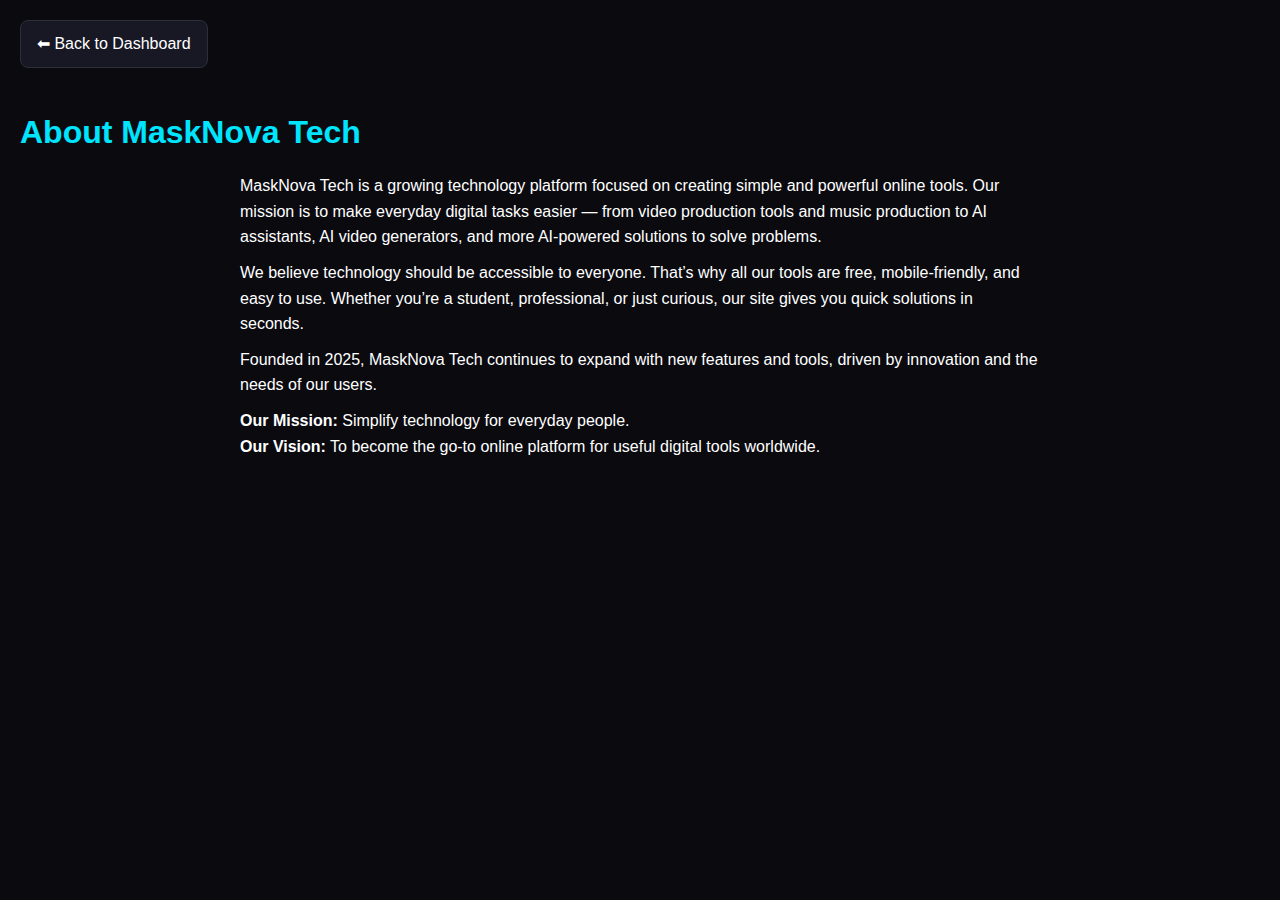
<file: about.html>
﻿<!DOCTYPE html>
<html lang="en">
<head>
<meta charset="UTF-8">
<meta name="viewport" content="width=device-width, initial-scale=1.0">
<title>About Us — MaskNova Tech</title>
<style>
  body {margin:0; font-family:sans-serif; background:#0a0a0f; color:#fff; padding:20px; line-height:1.6;}
  .back-btn {display:inline-block; margin-bottom:18px; padding:10px 16px; border-radius:8px;
    background:#181824; border:1px solid #2a2f3a; color:#fff; text-decoration:none;}
  h1 {color:#00e5ff; margin-bottom:15px;}
  p {max-width:800px; margin:10px auto;}
</style>
</head>
<body>

<a href="dashboard.html" class="back-btn">⬅ Back to Dashboard</a>
<h1>About MaskNova Tech</h1>

<p>MaskNova Tech is a growing technology platform focused on creating simple and powerful online tools. 
Our mission is to make everyday digital tasks easier — from video production tools and music production to AI assistants, AI video generators, and more AI-powered solutions to solve problems.</p>

<p>We believe technology should be accessible to everyone. That’s why all our tools are free, mobile-friendly, and easy to use. 
Whether you’re a student, professional, or just curious, our site gives you quick solutions in seconds.</p>

<p>Founded in 2025, MaskNova Tech continues to expand with new features and tools, driven by innovation and the needs of our users.</p>

<p><strong>Our Mission:</strong> Simplify technology for everyday people.<br>
<strong>Our Vision:</strong> To become the go-to online platform for useful digital tools worldwide.</p>

</body>
</html>
</file>
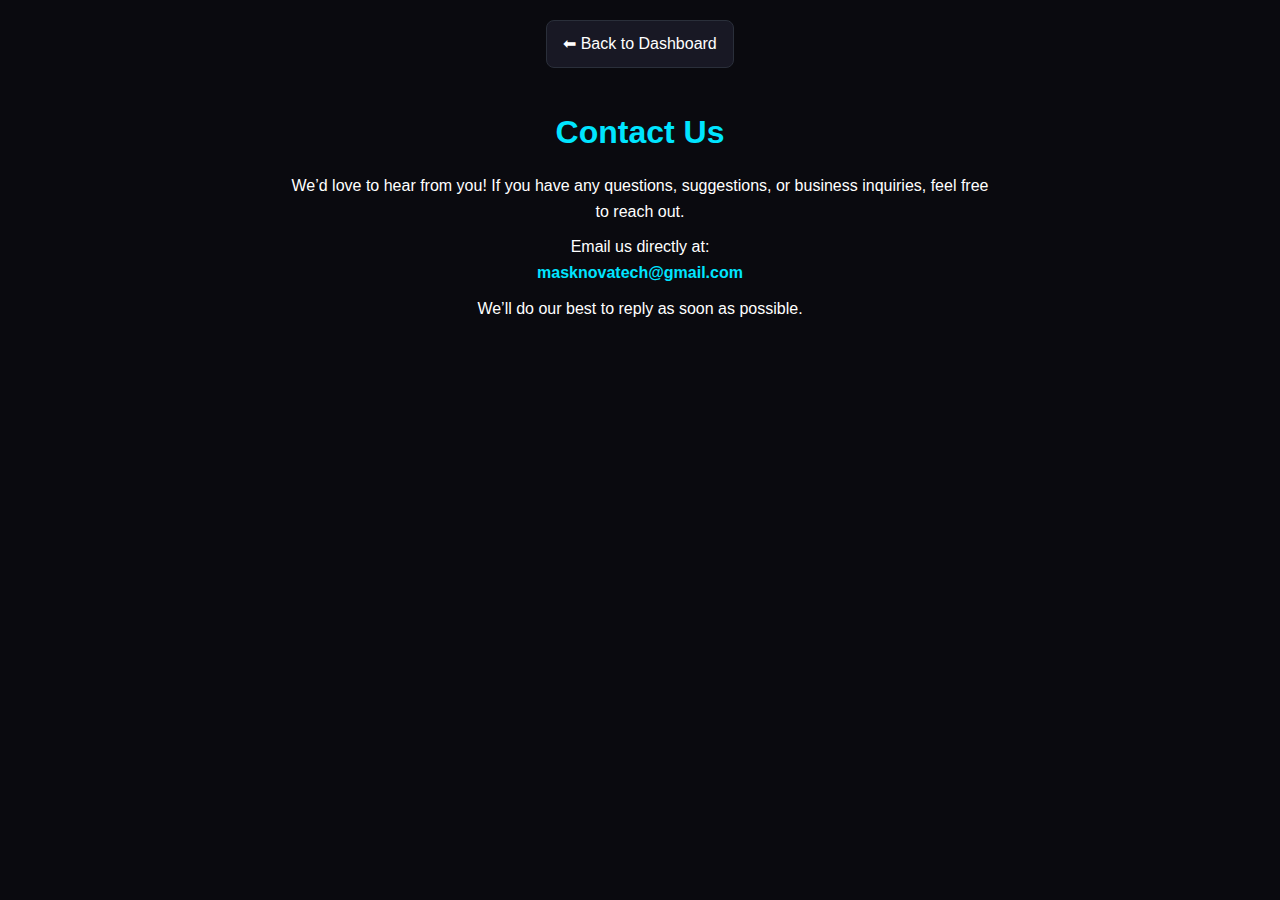
<file: contact.html>
﻿<!DOCTYPE html>
<html lang="en">
<head>
<meta charset="UTF-8">
<meta name="viewport" content="width=device-width, initial-scale=1.0">
<title>Contact Us — MaskNova Tech</title>
<style>
  body {margin:0; font-family:sans-serif; background:#0a0a0f; color:#fff; padding:20px; line-height:1.6; text-align:center;}
  .back-btn {display:inline-block; margin-bottom:18px; padding:10px 16px; border-radius:8px;
    background:#181824; border:1px solid #2a2f3a; color:#fff; text-decoration:none;}
  h1 {color:#00e5ff; margin-bottom:15px;}
  p {max-width:700px; margin:10px auto;}
  a.mail-link {color:#00e5ff; text-decoration:none; font-weight:bold;}
</style>
</head>
<body>

<a href="dashboard.html" class="back-btn">⬅ Back to Dashboard</a>
<h1>Contact Us</h1>

<p>We’d love to hear from you! If you have any questions, suggestions, or business inquiries, feel free to reach out.</p>

<p>Email us directly at:  
<br>
<a class="mail-link" href="mailto:masknovatech@gmail.com">masknovatech@gmail.com</a></p>

<p>We’ll do our best to reply as soon as possible.</p>

</body>
</html>
</file>
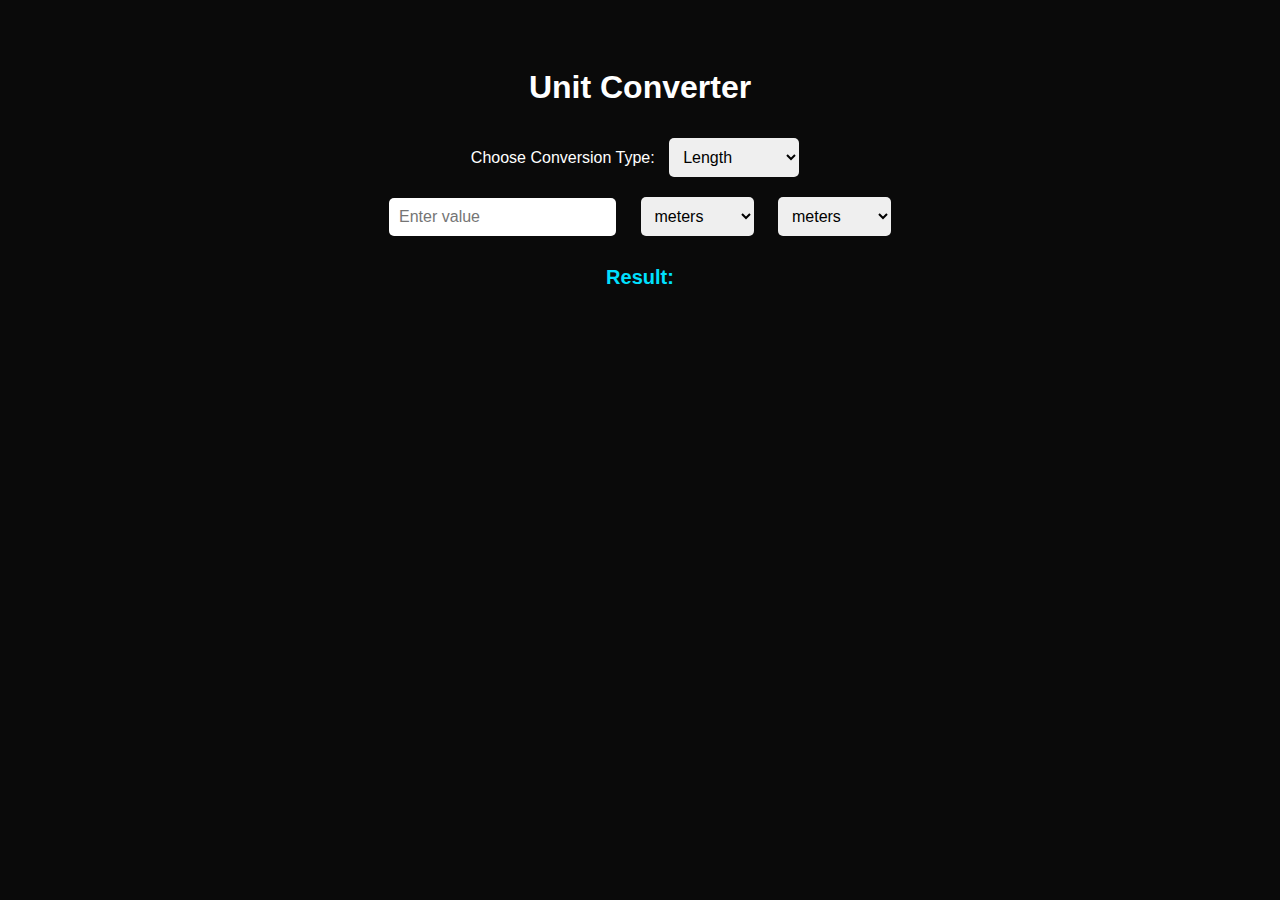
<file: converter.html>
﻿<!DOCTYPE html>
<html lang="en">
<head>
  <meta charset="UTF-8">
  <meta name="viewport" content="width=device-width, initial-scale=1.0">
  <title>Unit Converter - MaskNova Tech</title>
  <style>
    body {
      background-color: #0a0a0a;
      color: #fff;
      font-family: Arial, sans-serif;
      text-align: center;
      padding: 40px;
    }
    select, input {
      padding: 10px;
      margin: 10px;
      border-radius: 5px;
      border: none;
      font-size: 16px;
    }
    .result {
      margin-top: 20px;
      font-size: 20px;
      font-weight: bold;
      color: #00e0ff;
    }
  </style>
</head>
<body>
  <h1>Unit Converter</h1>

  <label for="type">Choose Conversion Type:</label>
  <select id="type" onchange="loadUnits()">
    <option value="length">Length</option>
    <option value="weight">Weight</option>
    <option value="temperature">Temperature</option>
  </select>

  <br>

  <input type="number" id="inputValue" placeholder="Enter value">

  <select id="fromUnit"></select>
  <select id="toUnit"></select>

  <div class="result" id="result">Result: </div>

  <script>
    const units = {
      length: ["meters", "kilometers", "miles", "feet"],
      weight: ["grams", "kilograms", "pounds"],
      temperature: ["celsius", "fahrenheit", "kelvin"]
    };

    function loadUnits() {
      let type = document.getElementById("type").value;
      let from = document.getElementById("fromUnit");
      let to = document.getElementById("toUnit");

      from.innerHTML = "";
      to.innerHTML = "";

      units[type].forEach(u => {
        from.innerHTML += `<option value="${u}">${u}</option>`;
        to.innerHTML += `<option value="${u}">${u}</option>`;
      });
    }

    function convert() {
      let type = document.getElementById("type").value;
      let value = parseFloat(document.getElementById("inputValue").value);
      let from = document.getElementById("fromUnit").value;
      let to = document.getElementById("toUnit").value;
      let result = value;

      if (isNaN(value)) {
        document.getElementById("result").innerText = "Result: ";
        return;
      }

      // Length
      if (type === "length") {
        const factors = { meters: 1, kilometers: 1000, miles: 1609.34, feet: 0.3048 };
        result = value * factors[from] / factors[to];
      }

      // Weight
      if (type === "weight") {
        const factors = { grams: 1, kilograms: 1000, pounds: 453.592 };
        result = value * factors[from] / factors[to];
      }

      // Temperature
      if (type === "temperature") {
        if (from === "celsius") {
          if (to === "fahrenheit") result = (value * 9/5) + 32;
          if (to === "kelvin") result = value + 273.15;
        }
        if (from === "fahrenheit") {
          if (to === "celsius") result = (value - 32) * 5/9;
          if (to === "kelvin") result = ((value - 32) * 5/9) + 273.15;
        }
        if (from === "kelvin") {
          if (to === "celsius") result = value - 273.15;
          if (to === "fahrenheit") result = ((value - 273.15) * 9/5) + 32;
        }
      }

      document.getElementById("result").innerText = "Result: " + result.toFixed(2) + " " + to;
    }

    document.getElementById("inputValue").addEventListener("input", convert);
    document.getElementById("fromUnit").addEventListener("change", convert);
    document.getElementById("toUnit").addEventListener("change", convert);

    // Load default
    loadUnits();
  </script>
</body>
</html>
</file>
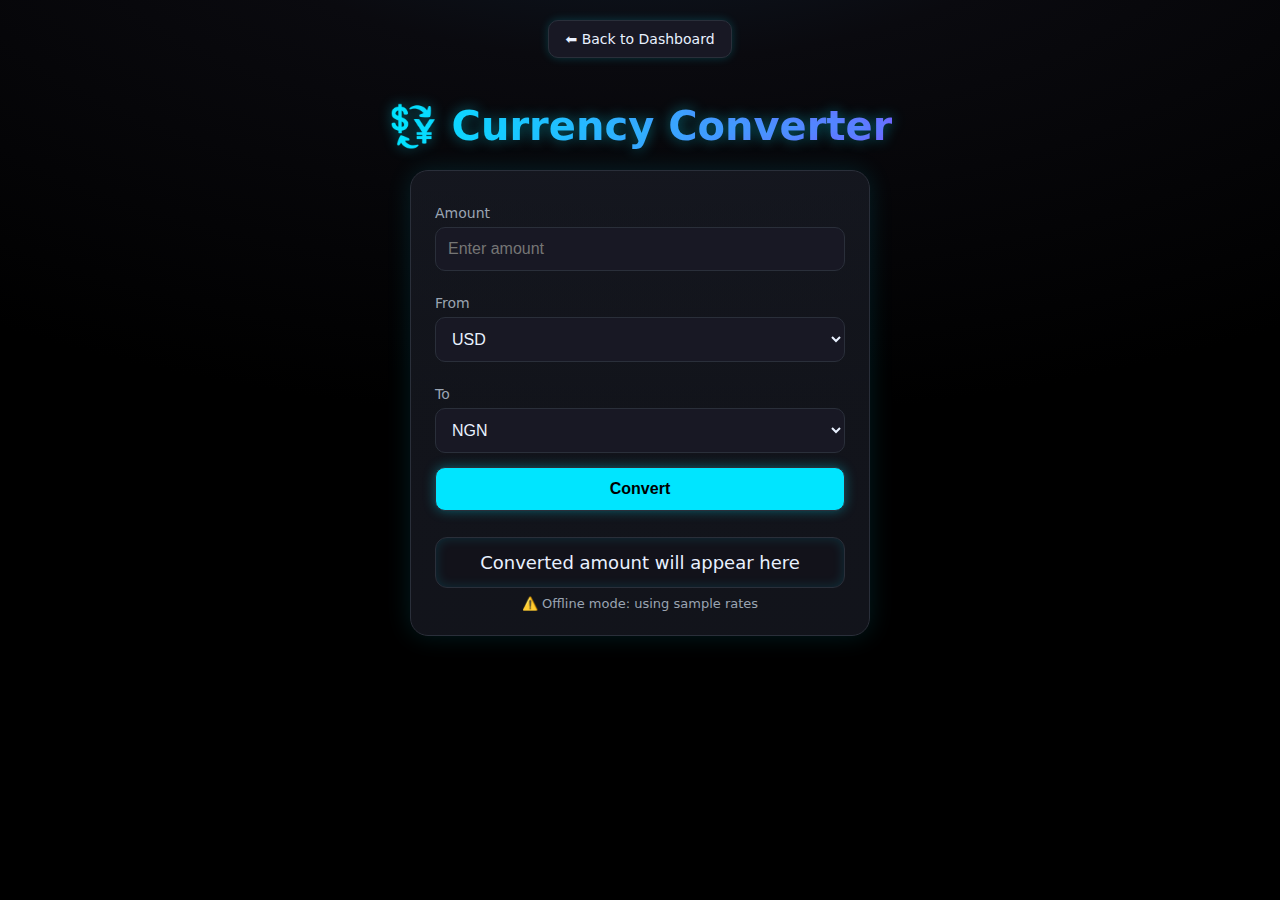
<file: currency.html>
﻿<!DOCTYPE html>
<html lang="en">
<head>
<meta charset="utf-8">
<meta name="viewport" content="width=device-width,initial-scale=1">
<title>Currency Converter — MaskNova Tech</title>
<style>
  :root{
    --bg:#0a0a0f;
    --card:#12121a;
    --card2:#181824;
    --text:#e9f1ff;
    --muted:#9aa4b2;
    --border:#2a2f3a;
    --accent:#00e5ff;
  }
  *{box-sizing:border-box}
  body{
    margin:0; font-family:system-ui,Segoe UI,Roboto,Ubuntu,Arial;
    background:radial-gradient(1200px 600px at 50% -20%, #102030 0%, #0a0a0f 40%, #000 100%);
    color:var(--text); min-height:100vh; padding:20px;
    display:flex; flex-direction:column; align-items:center;
  }
  .back-btn {
    display:inline-block;
    margin-bottom:18px;
    padding:10px 16px;
    border-radius:10px;
    background:var(--card2);
    border:1px solid var(--border);
    color:var(--text);
    font-size:14px;
    text-decoration:none;
    transition:.2s;
    box-shadow:0 0 10px rgba(0,229,255,.2);
  }
  .back-btn:hover {
    background:var(--accent);
    color:#000;
    box-shadow:0 0 18px rgba(0,229,255,.5);
  }
  h1{
    font-size: clamp(28px, 5vw, 40px);
    font-weight:800; margin-bottom:20px;
    background:linear-gradient(90deg,#00e5ff,#7a5cff);
    -webkit-background-clip:text; background-clip:text; color:transparent;
    text-align:center; text-shadow:0 0 14px rgba(0,229,255,.4);
  }
  .card{
    background:linear-gradient(180deg, rgba(32,36,48,.55), rgba(20,22,30,.9));
    border:1px solid var(--border); border-radius:18px;
    padding:24px; max-width:460px; width:100%;
    box-shadow:0 0 24px rgba(0,229,255,.12);
  }
  label{font-size:14px; color:var(--muted); display:block; margin:10px 0 6px;}
  input,select,button{
    width:100%; padding:12px; border-radius:10px; border:1px solid var(--border);
    background:var(--card2); color:var(--text); font-size:16px;
    margin-bottom:14px; outline:none;
  }
  button{
    background:var(--accent); color:#000; font-weight:600; cursor:pointer;
    box-shadow:0 0 12px rgba(0,229,255,.35); transition:.2s;
  }
  button:hover{transform:translateY(-2px); box-shadow:0 0 20px rgba(0,229,255,.55);}
  .result{
    margin-top:12px; padding:14px; border-radius:12px; background:var(--card);
    border:1px solid var(--border); font-size:18px; text-align:center;
    box-shadow:inset 0 0 12px rgba(0,229,255,.15);
  }
  .status{text-align:center; font-size:13px; color:var(--muted); margin-top:8px;}
</style>
</head>
<body>

<a href="../dashboard.html" class="back-btn">⬅ Back to Dashboard</a>

<h1>💱 Currency Converter</h1>
<div class="card">
  <label for="amount">Amount</label>
  <input type="number" id="amount" placeholder="Enter amount" />

  <label for="from">From</label>
  <select id="from"></select>

  <label for="to">To</label>
  <select id="to"></select>

  <button id="convert">Convert</button>
  <div class="result" id="result">Converted amount will appear here</div>
  <div class="status" id="status">Checking rates…</div>
</div>

<script>
  const fromSel = document.getElementById("from");
  const toSel = document.getElementById("to");
  const resultBox = document.getElementById("result");
  const statusBox = document.getElementById("status");
  let rates = {};

  // offline fallback
  const offlineRates = {
    USD:1, EUR:0.92, GBP:0.78, NGN:1600, BTC:0.000016, ETH:0.00025
  };

  // Populate dropdowns
  function populate(codes){
    fromSel.innerHTML=""; toSel.innerHTML="";
    codes.forEach(c=>{
      let opt1=document.createElement("option");
      let opt2=document.createElement("option");
      opt1.value=opt2.value=c;
      opt1.textContent=opt2.textContent=c;
      fromSel.appendChild(opt1);
      toSel.appendChild(opt2);
    });
    fromSel.value="USD"; toSel.value="NGN";
  }

  async function fetchRates(){
    try{
      // 1. Fiat rates
      const resFiat = await fetch("https://api.exchangerate.host/latest?base=USD");
      const dataFiat = await resFiat.json();
      rates = { USD:1, ...dataFiat.rates };

      // 2. Crypto rates (top coins)
      const resCrypto = await fetch("https://api.coingecko.com/api/v3/coins/markets?vs_currency=usd&per_page=50&page=1");
      const dataCrypto = await resCrypto.json();

      dataCrypto.forEach(c=>{
        rates[c.symbol.toUpperCase()] = 1 / c.current_price; // 1 USD = X coin
      });

      const allCodes = Object.keys(rates).sort();
      populate(allCodes);
      statusBox.textContent="✅ Live fiat + crypto rates loaded";
    }catch(e){
      rates = offlineRates;
      populate(Object.keys(rates).sort());
      statusBox.textContent="⚠️ Offline mode: using sample rates";
    }
  }

  document.getElementById("convert").addEventListener("click", ()=>{
    const amt=parseFloat(document.getElementById("amount").value);
    const from=fromSel.value, to=toSel.value;
    if(isNaN(amt)){ resultBox.textContent="Enter a valid amount"; return; }
    if(!rates[from] || !rates[to]){ resultBox.textContent="Currency not available"; return; }

    let usdValue = amt / rates[from];  // Convert to USD first
    let converted = usdValue * rates[to];
    resultBox.textContent = `${amt} ${from} = ${converted.toFixed(6)} ${to}`;
  });

  fetchRates();
</script>

</body>
</html>
</file>
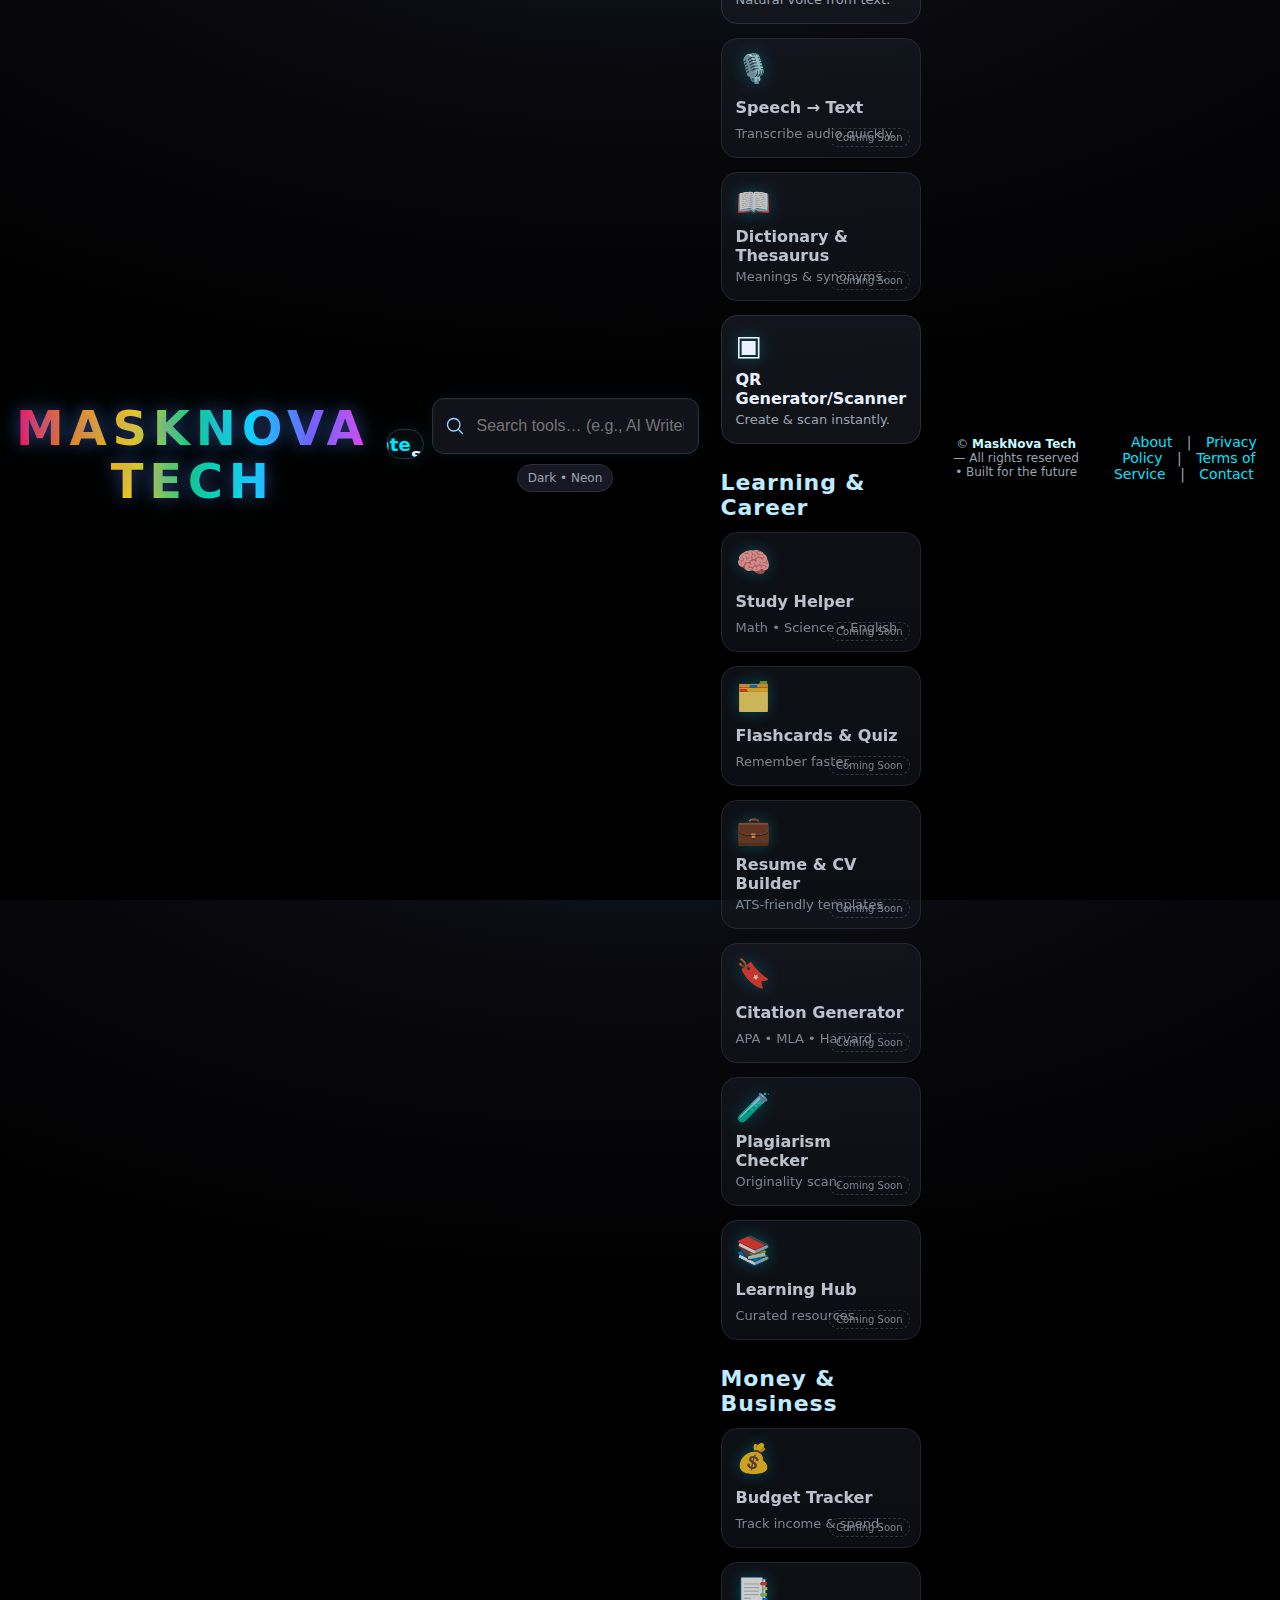
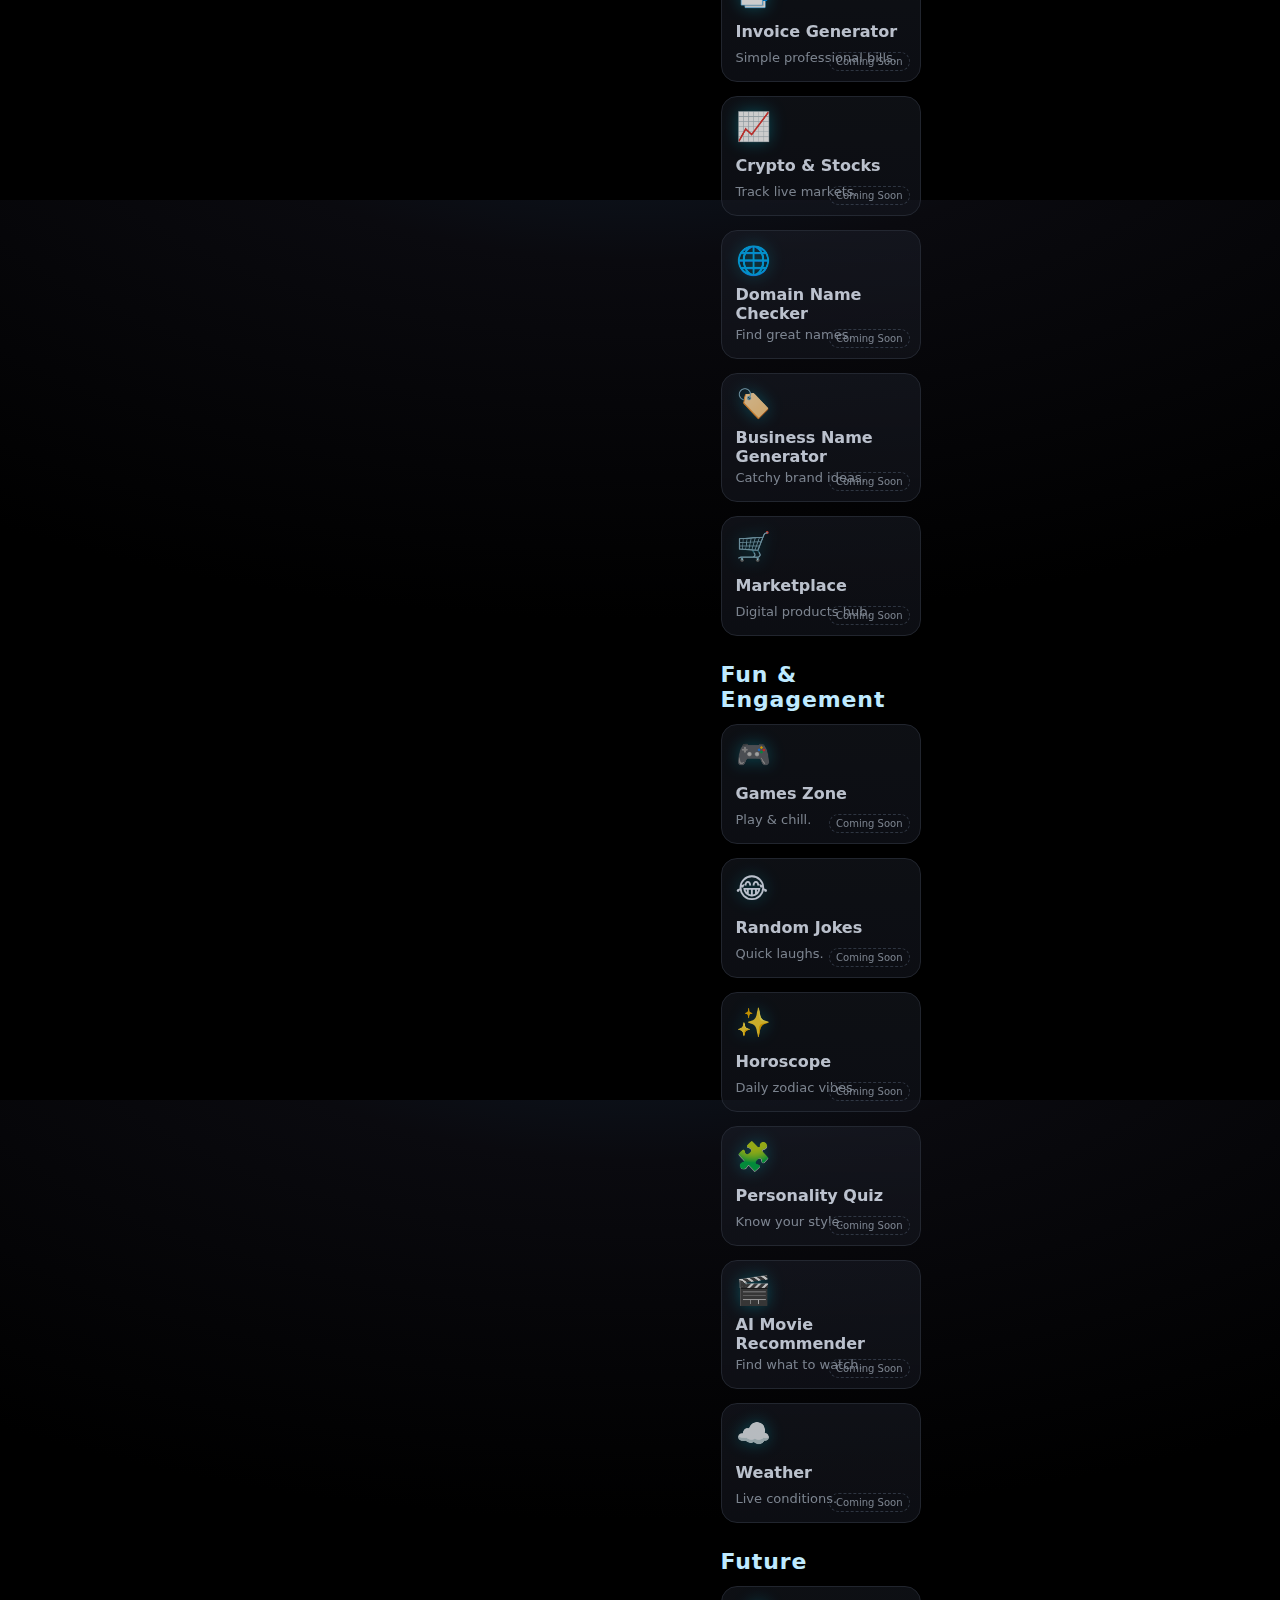
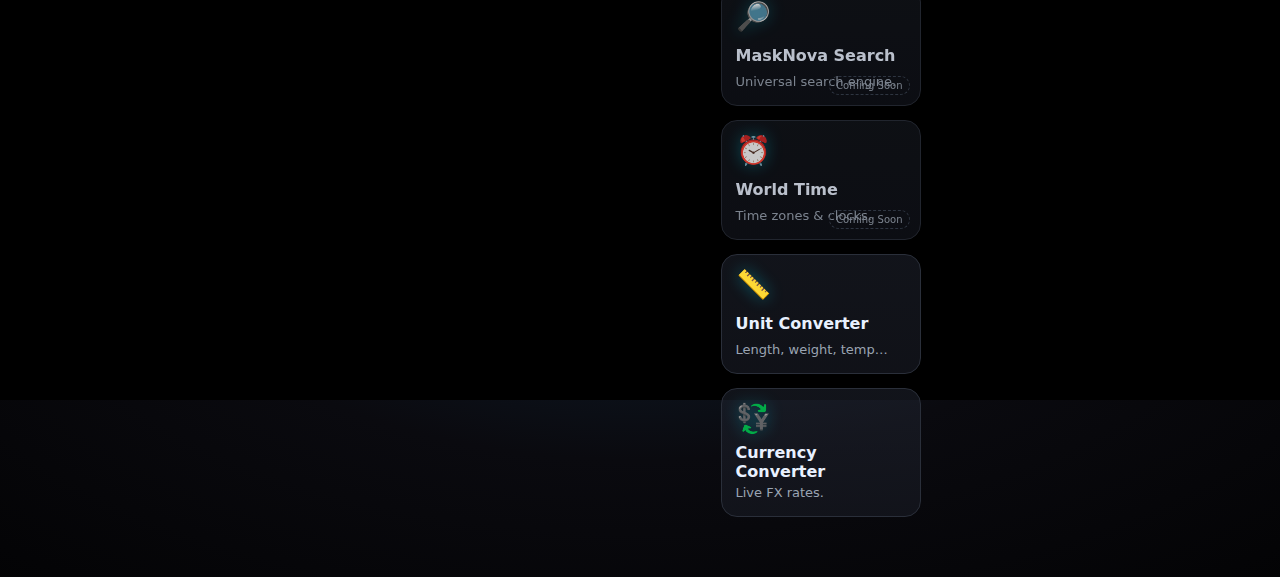
<file: dashboard.html>
﻿<!DOCTYPE html>
<html lang="en">
<head>
<!DOCTYPE html>
<html lang="en">
<head>
  <meta charset="UTF-8">
  <meta name="viewport" content="width=device-width, initial-scale=1.0">

  <title>MaskNova Tech — Free AI Tools, Video & Music Production</title>
  <meta name="description" content="MaskNova Tech provides free online tools including AI assistants, video production tools, music tools, QR generators, converters, and more AI solutions.">
  <meta name="keywords" content="MaskNova Tech, free tools, AI tools, video production, music production, QR generator, QR scanner, unit converter, currency converter, online utilities, tech tools">
  <meta name="author" content="MaskNova Tech">
  <meta name="robots" content="index, follow">

  <!-- Open Graph (Facebook/WhatsApp/LinkedIn) -->
  <meta property="og:title" content="MaskNova Tech — Free AI & Online Tools">
  <meta property="og:description" content="Explore free AI tools, video production, music production, QR code utilities, and more at MaskNova Tech.">
  <meta property="og:type" content="website">
  <meta property="og:url" content="https://yourdomain.com/">
  <meta property="og:image" content="https://yourdomain.com/logo.png">

  <!-- Twitter Card -->
  <meta name="twitter:card" content="summary_large_image">
  <meta name="twitter:title" content="MaskNova Tech — Free AI & Online Tools">
  <meta name="twitter:description" content="Explore AI assistants, video tools, music production, QR utilities, and more at MaskNova Tech.">
  <meta name="twitter:image" content="https://yourdomain.com/logo.png">

  <link rel="icon" type="image/png" href="logo.png">
  <link rel="stylesheet" href="style.css"> <!-- keep your styles -->
</head>
<title>MaskNova Tech — Dashboard</title>
<meta name="theme-color" content="#0a0a0a" />
<style>
  :root{
    --bg:#0a0a0f;
    --card:#12121a;
    --card2:#181824;
    --text:#e9f1ff;
    --muted:#9aa4b2;
    --glow:rgba(0,255,255,.45);
    --border:#2a2f3a;
    --accent:#00e5ff;
  }
  *{box-sizing:border-box}
  html,body{height:100%}
  body{
    margin:0;
    font-family:system-ui,-apple-system,Segoe UI,Roboto,Ubuntu,"Helvetica Neue",Arial;
    background:radial-gradient(1200px 600px at 50% -20%, #102030 0%, #0a0a0f 40%, #000 100%);
    color:var(--text);
  }

  /* Header: rainbow glow MASKNOVA TECH */
  header{
    position:sticky; top:0; z-index:20;
    background:linear-gradient(180deg, rgba(0,0,0,.7), rgba(0,0,0,0));
    backdrop-filter:blur(6px);
    padding:18px 16px 8px;
  }
  .brand{
    margin:0;
    font-size: clamp(28px, 5vw, 48px);
    font-weight:800;
    letter-spacing:.12em;
    line-height:1.1;
    background:linear-gradient(90deg, #ff004c, #ff8a00, #ffd500, #00d97e, #00e5ff, #7a5cff, #ff3ee6);
    -webkit-background-clip:text;
    background-clip:text;
    color:transparent;
    text-shadow:0 0 16px rgba(122,92,255,.35), 0 0 28px rgba(0,229,255,.25);
    animation:brandGlow 2.6s ease-in-out infinite alternate;
    text-align:center;
  }
  @keyframes brandGlow{
    from { filter: drop-shadow(0 0 6px rgba(0,229,255,.35)) drop-shadow(0 0 14px rgba(255,62,230,.2)); }
    to   { filter: drop-shadow(0 0 18px rgba(0,229,255,.55)) drop-shadow(0 0 32px rgba(255,62,230,.35)); }
  }

  /* Motivation ticker */
  .motivation{
    max-width: 980px;
    margin: 10px auto 22px;
    padding: 14px 18px;
    border:1px solid var(--border);
    border-radius:16px;
    background: linear-gradient(180deg, rgba(255,255,255,.04), rgba(255,255,255,.02));
    box-shadow: 0 0 18px rgba(0, 229, 255, .12), inset 0 0 0 1px rgba(255,255,255,.02);
    position: relative;
    overflow: hidden;
  }
  .mot-line{
    position:absolute; inset:0;
    display:flex; align-items:center; justify-content:center;
    opacity:0; transform: translateY(8px) scale(.98);
    transition: opacity .8s ease, transform .8s ease;
    padding: 14px 10px;
    font-size: clamp(14px, 2.6vw, 18px);
    font-weight:600;
    color: var(--text);
    text-align:center;
    text-shadow: 0 0 10px rgba(0,229,255,.25);
  }
  .mot-line.active{opacity:1; transform: translateY(0) scale(1)}
  .mot-accent{color:var(--accent)}
  .mot-emoji{filter: drop-shadow(0 0 8px rgba(0,229,255,.35));}

  /* Search */
  .toolbar{
    max-width: 980px; margin: 0 auto 10px; padding: 0 8px;
    display:flex; gap:10px; align-items:center; justify-content:center; flex-wrap:wrap;
  }
  .search{
    flex:1 1 520px; display:flex; align-items:center; gap:10px;
    background: var(--card); border:1px solid var(--border); border-radius:12px; padding:10px 12px;
    box-shadow: inset 0 0 0 1px rgba(255,255,255,.02), 0 0 14px rgba(0,229,255,.08);
  }
  .search input{
    flex:1; background:transparent; border:0; outline:0; color:var(--text);
    font-size:16px; padding:8px 2px;
  }
  .pill{
    font-size:12px; color:var(--muted); border:1px solid var(--border);
    padding:6px 10px; border-radius:999px; background:var(--card2)
  }

  /* Grid */
  main{max-width:1200px; margin:0 auto; padding: 8px 14px 60px;}
  .section{
    margin-top: 26px;
  }
  .section h2{
    margin: 0 0 12px;
    font-size: clamp(18px, 2.5vw, 22px);
    font-weight:800; letter-spacing:.04em;
    color:#bfeaff;
  }
  .grid{
    display:grid;
    grid-template-columns: repeat(auto-fill, minmax(200px,1fr));
    gap:14px;
  }
  .card{
    position:relative;
    background: linear-gradient(180deg, rgba(32,36,48,.55), rgba(20,22,30,.8));
    border:1px solid var(--border);
    border-radius:16px;
    padding:16px 14px;
    min-height:120px;
    display:flex; flex-direction:column; justify-content:space-between;
    box-shadow: 0 0 0 0 rgba(0,229,255,.0);
    transition: transform .18s ease, box-shadow .18s ease, border-color .18s ease;
    text-decoration:none; color:var(--text);
  }
  .card:hover{
    transform: translateY(-4px);
    border-color: rgba(0,229,255,.55);
    box-shadow: 0 0 24px rgba(0,229,255,.25);
  }
  .card .icon{font-size:28px; line-height:1; filter: drop-shadow(0 0 8px rgba(0,229,255,.35));}
  .card h3{margin:10px 0 4px; font-size:16px}
  .card p{margin:0; font-size:13px; color:var(--muted)}
  .badge{
    position:absolute; top:10px; right:10px;
    font-size:10px; padding:4px 8px; border-radius:999px;
    background: rgba(0,229,255,.12); color:#bff7ff; border:1px solid rgba(0,229,255,.35);
  }
  .soon{opacity:.8}
  .soon::after{
    content:"Coming Soon";
    position:absolute; bottom:10px; right:10px;
    font-size:10px; color:#9aa4b2; border:1px dashed #3a4352; border-radius:999px; padding:3px 6px;
  }

  footer{
    max-width:1200px; margin:40px auto 24px; padding: 0 14px;
    color:#9aa4b2; text-align:center; font-size:12px;
  }
  footer b{color:#c7f6ff}
</style>
</head>
<body>

<header>
  <h1 class="brand">MASKNOVA TECH</h1>
</header>

<!-- Motivation ticker (auto-switch) -->
<div class="motivation" id="motivation">
  <div class="mot-line active">🚀 <span class="mot-accent">Create</span> every day. Small steps → big results.</div>
  <div class="mot-line">⚡ Consistency beats talent when talent doesn’t <span class="mot-accent">show up</span>.</div>
  <div class="mot-line">💡 Build tools that people <span class="mot-accent">use</span> — the rest follows.</div>
  <div class="mot-line">🌍 The internet rewards those who <span class="mot-accent">ship</span>.</div>
  <div class="mot-line">🔥 Make it useful. Make it fast. Make it <span class="mot-accent">MaskNova</span>.</div>
</div>

<!-- Search/filter bar -->
<div class="toolbar">
  <div class="search">
    <svg width="20" height="20" viewBox="0 0 24 24" fill="none" aria-hidden="true"><path d="M21 21l-4.2-4.2M10.5 18a7.5 7.5 0 1 1 0-15 7.5 7.5 0 0 1 0 15Z" stroke="#8fd8ff" stroke-width="1.6" stroke-linecap="round"/></svg>
    <input id="toolSearch" type="text" placeholder="Search tools… (e.g., AI Writer, PDF, Translator)" />
  </div>
  <div class="pill">Dark • Neon</div>
</div>

<main>

  <!-- Core AI -->
  <section class="section">
    <h2>Core AI</h2>
    <div class="grid" id="grid-core-ai">
      <a href="moviecreator.html" style="color:#00e5ff; text-decoration:none;">🎬 MaskNova Studio — Movie Creator</a>
      <a href="tools/ai-chat.html" class="card soon" data-tags="ai,chat,assistant,mask ai"><div class="icon">🤖</div><h3>Mask AI Assistant</h3><p>Ask anything. Smart, fast answers.</p></a>
      <a href="tools/ai-writer.html" class="card soon" data-tags="ai,writer,blog,caption,content"><div class="icon">📝</div><h3>AI Writer</h3><p>Blogs, captions, emails, scripts.</p></a>
      <a href="tools/ai-image.html" class="card soon" data-tags="ai,image,generator,art,logo"><div class="icon">🎨</div><h3>AI Image Generator</h3><p>Create images from text.</p></a>
      <a href="tools/ai-video.html" class="card soon" data-tags="ai,video,generator,clips,ads"><div class="icon">🎥</div><h3>AI Video Generator</h3><p>Short clips, intros, ads.</p></a>
      <a href="tools/ai-music.html" class="card soon" data-tags="ai,music,beat,composer,tts"><div class="icon">🎵</div><h3>AI Music Composer</h3><p>Generate beats & loops.</p></a>
      <a href="tools/ai-doc-helper.html" class="card soon" data-tags="ai,document,summary,translate,proofread,pdf"><div class="icon">📄</div><h3>AI Document Helper</h3><p>Summarize • Translate • Fix.</p></a>
      <a href="tools/ai-logo-banner.html" class="card soon" data-tags="ai,logo,banner,design,brand"><div class="icon">🧑‍🎨</div><h3>AI Logo & Banner</h3><p>Brand visuals in seconds.</p></a>
      <a href="tools/ai-code-helper.html" class="card soon" data-tags="ai,code,debug,explain"><div class="icon">💻</div><h3>AI Code Helper</h3><p>Explain, fix, and generate code.</p></a>
    </div>
  </section>

  <!-- Media & Creation -->
  <section class="section">
    <h2>Media & Creation</h2>
    <div class="grid">
      <a href="tools/media-hub.html" class="card soon" data-tags="music,video,player,download"><div class="icon">📺</div><h3>Media Hub</h3><p>Music & video center.</p></a>
      <a href="tools/image-editor.html" class="card soon" data-tags="image,edit,crop,resize,filters"><div class="icon">🖼️</div><h3>Online Image Editor</h3><p>Crop, resize, filters.</p></a>
      <a href="tools/background-remover.html" class="card soon" data-tags="image,remove background,cutout"><div class="icon">🪄</div><h3>Background Remover</h3><p>AI cut-out in 1 click.</p></a>
      <a href="tools/meme-generator.html" class="card soon" data-tags="meme,fun,image,text"><div class="icon">😄</div><h3>Meme Generator</h3><p>Make memes fast.</p></a>
      <a href="tools/video-captioner.html" class="card soon" data-tags="video,caption,subtitles"><div class="icon">🔤</div><h3>Video Caption Generator</h3><p>Auto subtitles for clips.</p></a>
      <a href="tools/logo-maker.html" class="card soon" data-tags="logo,brand,design"><div class="icon">🔰</div><h3>Logo Maker</h3><p>Simple logo builder.</p></a>
    </div>
  </section>

  <!-- Productivity & Docs -->
  <section class="section">
    <h2>Productivity & Docs</h2>
    <div class="grid">
      <a href="tools/pdf-tools.html" class="card soon" data-tags="pdf,merge,split,compress,convert"><div class="icon">📚</div><h3>PDF Tools</h3><p>Merge • Split • Compress</p></a>
      <a href="tools/file-converter.html" class="card soon" data-tags="file,convert,image,audio,video,doc"><div class="icon">♻️</div><h3>File Converter</h3><p>Images • Audio • Video • Docs</p></a>
      <a href="tools/translator.html" class="card soon" data-tags="translate,language,multilingual"><div class="icon">🌐</div><h3>Translator</h3><p>Instant multi-language.</p></a>
      <a href="tools/notes.html" class="card soon" data-tags="notes,todo,tasks,planner"><div class="icon">📝</div><h3>Notes & To-Do</h3><p>Capture ideas & tasks.</p></a>
      <a href="tts.html" class="card data-tags="voice,tts,text to speech"><div class="icon">🗣️</div><h3>Text → Speech</h3><p>Natural voice from text.</p></a>
      <a href="tools/stt.html" class="card soon" data-tags="voice,stt,speech to text"><div class="icon">🎙️</div><h3>Speech → Text</h3><p>Transcribe audio quickly.</p></a>
      <a href="tools/dictionary.html" class="card soon" data-tags="dictionary,thesaurus,definition"><div class="icon">📖</div><h3>Dictionary & Thesaurus</h3><p>Meanings & synonyms.</p></a>
      <a href="qr.html" class="card data-tags="qr,code,generator,scanner"><div class="icon">▣</div><h3>QR Generator/Scanner</h3><p>Create & scan instantly.</p></a>
    </div>
  </section>

  <!-- Learning & Career -->
  <section class="section">
    <h2>Learning & Career</h2>
    <div class="grid">
      <a href="tools/study-helper.html" class="card soon" data-tags="math,science,study,exams"><div class="icon">🧠</div><h3>Study Helper</h3><p>Math • Science • English</p></a>
      <a href="tools/flashcards.html" class="card soon" data-tags="flashcards,quiz,learn"><div class="icon">🗂️</div><h3>Flashcards & Quiz</h3><p>Remember faster.</p></a>
      <a href="tools/resume-builder.html" class="card soon" data-tags="resume,cv,job,career"><div class="icon">💼</div><h3>Resume & CV Builder</h3><p>ATS-friendly templates.</p></a>
      <a href="tools/citation-generator.html" class="card soon" data-tags="citation,apa,mla,harvard"><div class="icon">🔖</div><h3>Citation Generator</h3><p>APA • MLA • Harvard</p></a>
      <a href="tools/plagiarism-checker.html" class="card soon" data-tags="plagiarism,checker,originality"><div class="icon">🧪</div><h3>Plagiarism Checker</h3><p>Originality scan.</p></a>
      <a href="tools/learning-hub.html" class="card soon" data-tags="courses,tutorials,learn"><div class="icon">📚</div><h3>Learning Hub</h3><p>Curated resources.</p></a>
    </div>
  </section>

  <!-- Money & Business -->
  <section class="section">
    <h2>Money & Business</h2>
    <div class="grid">
      <a href="tools/budget-tracker.html" class="card soon" data-tags="budget,expense,money"><div class="icon">💰</div><h3>Budget Tracker</h3><p>Track income & spend.</p></a>
      <a href="tools/invoice-generator.html" class="card soon" data-tags="invoice,billing,receipt"><div class="icon">📑</div><h3>Invoice Generator</h3><p>Simple professional bills.</p></a>
      <a href="tools/crypto-stocks.html" class="card soon" data-tags="crypto,stocks,markets"><div class="icon">📈</div><h3>Crypto & Stocks</h3><p>Track live markets.</p></a>
      <a href="tools/domain-checker.html" class="card soon" data-tags="domain,checker,name"><div class="icon">🌐</div><h3>Domain Name Checker</h3><p>Find great names.</p></a>
      <a href="tools/business-name.html" class="card soon" data-tags="business,name,generator"><div class="icon">🏷️</div><h3>Business Name Generator</h3><p>Catchy brand ideas.</p></a>
      <a href="tools/marketplace.html" class="card soon" data-tags="marketplace,downloads,templates"><div class="icon">🛒</div><h3>Marketplace</h3><p>Digital products hub.</p></a>
    </div>
  </section>

  <!-- Fun & Engagement -->
  <section class="section">
    <h2>Fun & Engagement</h2>
    <div class="grid">
      <a href="tools/games.html" class="card soon" data-tags="games,fun,play"><div class="icon">🎮</div><h3>Games Zone</h3><p>Play & chill.</p></a>
      <a href="tools/jokes.html" class="card soon" data-tags="jokes,funny,laugh"><div class="icon">😂</div><h3>Random Jokes</h3><p>Quick laughs.</p></a>
      <a href="tools/horoscope.html" class="card soon" data-tags="horoscope,zodiac,astro"><div class="icon">✨</div><h3>Horoscope</h3><p>Daily zodiac vibes.</p></a>
      <a href="tools/personality-quiz.html" class="card soon" data-tags="quiz,personality,fun"><div class="icon">🧩</div><h3>Personality Quiz</h3><p>Know your style.</p></a>
      <a href="tools/movie-recommender.html" class="card soon" data-tags="ai,movie,recommend"><div class="icon">🎬</div><h3>AI Movie Recommender</h3><p>Find what to watch.</p></a>
      <a href="tools/weather.html" class="card soon" data-tags="weather,location,temp"><div class="icon">☁️</div><h3>Weather</h3><p>Live conditions.</p></a>
    </div>
  </section>

  <!-- Future / Search -->
  <section class="section">
    <h2>Future</h2>
    <div class="grid">
      <a href="tools/search.html" class="card soon" data-tags="search,engine,web"><div class="icon">🔎</div><h3>MaskNova Search</h3><p>Universal search engine.</p></a>
      <a href="tools/timezones.html" class="card soon" data-tags="time,timezones,clock"><div class="icon">⏰</div><h3>World Time</h3><p>Time zones & clocks.</p></a>
      <a href="converter.html" class="card" data-tags="units,converter,math"><div class="icon">📏</div><h3>Unit Converter</h3><p>Length, weight, temp…</p></a>
      <a href="currency.html" class="card data-tags="currency,converter,rates"><div class="icon">💱</div><h3>Currency Converter</h3><p>Live FX rates.</p></a>
    </div>
  </section>

</main>

<footer>
  © <b>MaskNova Tech</b> — All rights reserved • Built for the future
</footer>

<script>
  // Motivation switcher (fade)
  const lines = [...document.querySelectorAll('.mot-line')];
  let motIndex = 0;
  setInterval(() => {
    lines[motIndex].classList.remove('active');
    motIndex = (motIndex + 1) % lines.length;
    lines[motIndex].classList.add('active');
  }, 5000);

  // Search filter
  const search = document.getElementById('toolSearch');
  const cards = [...document.querySelectorAll('.card')];
  search.addEventListener('input', e => {
    const q = e.target.value.toLowerCase();
    cards.forEach(c => {
      const text = (c.innerText + ' ' + (c.dataset.tags || '')).toLowerCase();
      c.style.display = text.includes(q) ? '' : 'none';
    });
  });

  // Prevent navigation for "Coming Soon" cards so you can share structure now
  document.querySelectorAll('.card.soon').forEach(c => {
    c.addEventListener('click', (e) => {
      e.preventDefault();
      const name = c.querySelector('h3')?.textContent || 'This tool';
      alert(`${name} is coming soon. Stay tuned!`);
    });
  });
</script>
<footer style="margin-top:40px; text-align:center; font-size:14px; color:#9aa4b2;">
  <a href="about.html" style="color:#00e5ff; text-decoration:none; margin:0 10px;">About</a> |
  <a href="privacy.html" style="color:#00e5ff; text-decoration:none; margin:0 10px;">Privacy Policy</a> |
  <a href="terms.html" style="color:#00e5ff; text-decoration:none; margin:0 10px;">Terms of Service</a> |
  <a href="contact.html" style="color:#00e5ff; text-decoration:none; margin:0 10px;">Contact</a>
</footer>
</body>

</h
</file>
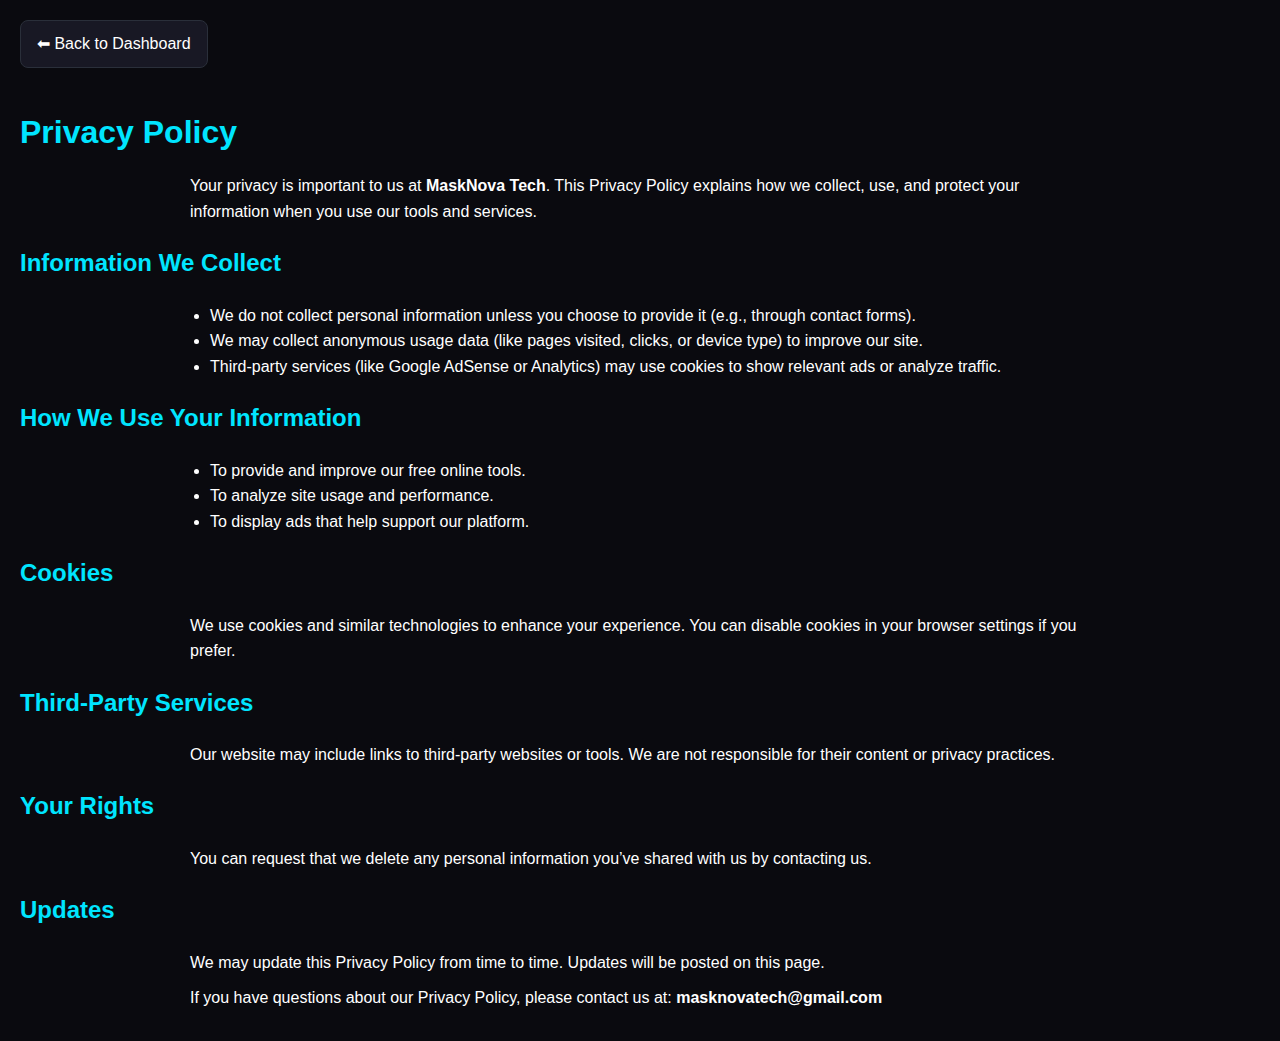
<file: privacy.html>
﻿<!DOCTYPE html>
<html lang="en">
<head>
<meta charset="UTF-8">
<meta name="viewport" content="width=device-width, initial-scale=1.0">
<title>Privacy Policy — MaskNova Tech</title>
<style>
  body {margin:0; font-family:sans-serif; background:#0a0a0f; color:#fff; padding:20px; line-height:1.6;}
  .back-btn {display:inline-block; margin-bottom:18px; padding:10px 16px; border-radius:8px;
    background:#181824; border:1px solid #2a2f3a; color:#fff; text-decoration:none;}
  h1 {color:#00e5ff; margin-bottom:15px;}
  p {max-width:900px; margin:10px auto;}
  ul {max-width:900px; margin:10px auto; text-align:left;}
</style>
</head>
<body>

<a href="dashboard.html" class="back-btn">⬅ Back to Dashboard</a>
<h1>Privacy Policy</h1>

<p>Your privacy is important to us at <strong>MaskNova Tech</strong>.  
This Privacy Policy explains how we collect, use, and protect your information when you use our tools and services.</p>

<h2 style="color:#00e5ff;">Information We Collect</h2>
<ul>
  <li>We do not collect personal information unless you choose to provide it (e.g., through contact forms).</li>
  <li>We may collect anonymous usage data (like pages visited, clicks, or device type) to improve our site.</li>
  <li>Third-party services (like Google AdSense or Analytics) may use cookies to show relevant ads or analyze traffic.</li>
</ul>

<h2 style="color:#00e5ff;">How We Use Your Information</h2>
<ul>
  <li>To provide and improve our free online tools.</li>
  <li>To analyze site usage and performance.</li>
  <li>To display ads that help support our platform.</li>
</ul>

<h2 style="color:#00e5ff;">Cookies</h2>
<p>We use cookies and similar technologies to enhance your experience.  
You can disable cookies in your browser settings if you prefer.</p>

<h2 style="color:#00e5ff;">Third-Party Services</h2>
<p>Our website may include links to third-party websites or tools. We are not responsible for their content or privacy practices.</p>

<h2 style="color:#00e5ff;">Your Rights</h2>
<p>You can request that we delete any personal information you’ve shared with us by contacting us.</p>

<h2 style="color:#00e5ff;">Updates</h2>
<p>We may update this Privacy Policy from time to time. Updates will be posted on this page.</p>

<p>If you have questions about our Privacy Policy, please contact us at: <strong>masknovatech@gmail.com</strong></p>

</body>
</html>
</file>
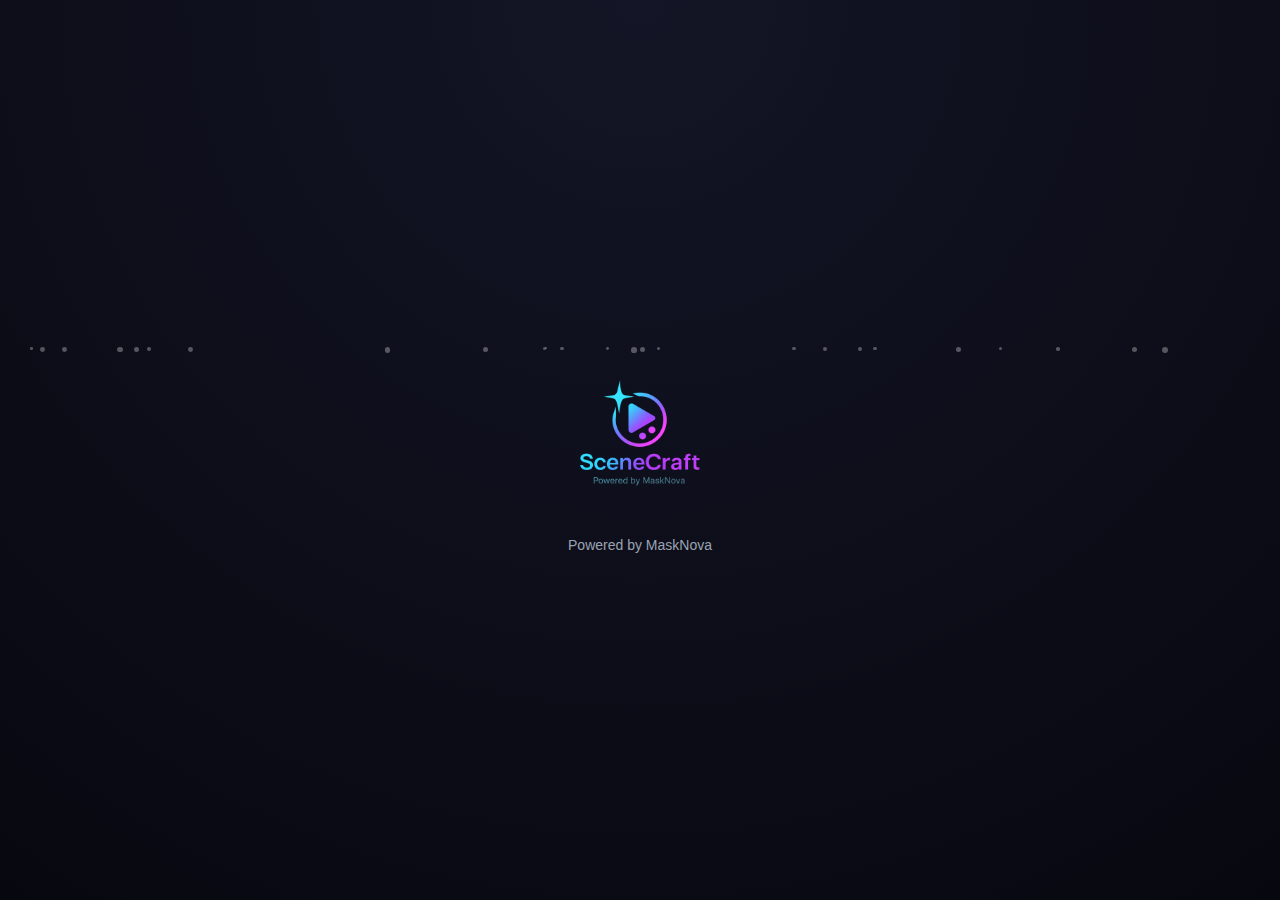
<file: scenecraft.html>
﻿<!DOCTYPE html>
<html lang="en">
<head>
  <meta charset="UTF-8" />
  <meta name="viewport" content="width=device-width, initial-scale=1.0" />
  <title>SceneCraft — Powered by MaskNova</title>
  <style>
    body {
      margin: 0;
      font-family: 'Segoe UI', Tahoma, sans-serif;
      background: radial-gradient(circle at top, #141526, #07080f);
      color: #fff;
      display: flex;
      flex-direction: column;
      align-items: center;
      justify-content: center;
      height: 100vh;
      overflow: hidden;
      position: relative;
    }

    /* Floating Particles */
    .particle {
      position: absolute;
      background: rgba(255,255,255,0.3);
      border-radius: 50%;
      animation: float 12s linear infinite;
    }
    @keyframes float {
      from { transform: translateY(110vh) scale(0.5); opacity: 0; }
      50% { opacity: 1; }
      to { transform: translateY(-20vh) scale(1); opacity: 0; }
    }

    /* Logo Glow Effect */
    .logo img {
      width: 180px;
      animation: glow 3s infinite alternate;
    }
    @keyframes glow {
      0% { filter: drop-shadow(0 0 8px #00e5ff); }
      100% { filter: drop-shadow(0 0 20px #ff2d95); }
    }

    .tagline {
      font-size: 14px;
      margin-top: 6px;
      color: #9aa4b2;
      z-index: 2;
    }

    /* Buttons */
    .buttons {
      display: none;
      flex-direction: column;
      gap: 16px;
      margin-top: 40px;
      width: 80%;
      max-width: 300px;
      opacity: 0;
      transition: opacity 1s ease;
      z-index: 2;
    }

    .btn {
      padding: 14px;
      border-radius: 12px;
      font-size: 16px;
      font-weight: 600;
      text-align: center;
      background: linear-gradient(90deg, #00e5ff, #7a5cff);
      color: #fff;
      text-decoration: none;
      transition: 0.3s;
      box-shadow: 0 6px 18px rgba(0,0,0,0.6);
    }
    .btn:hover {
      transform: translateY(-2px);
      box-shadow: 0 8px 20px rgba(0,0,0,0.8);
    }
    .secondary {
      background: rgba(255,255,255,0.05);
      border: 1px solid rgba(255,255,255,0.1);
    }

    footer {
      position: absolute;
      bottom: 14px;
      font-size: 13px;
      color: #7a7f8c;
      opacity: 0;
      transition: opacity 1s ease;
      z-index: 2;
    }
  </style>
</head>
<body>

  <!-- Particles -->
  <div id="particles"></div>

  <!-- Splash Logo -->
  <div class="logo">
    <img src="scenecraft.png" alt="SceneCraft Logo">
  </div>
  <div class="tagline">Powered by MaskNova</div>

  <!-- Buttons -->
  <div class="buttons" id="buttons">
    <a href="moviecreator.html" class="btn">➕ Start New Project</a>
    <a href="#" class="btn secondary">📂 Saved Projects</a>
    <a href="#" class="btn secondary">🔥 Trending Templates</a>
  </div>

  <footer id="footer">© 2025 MaskNova Tech</footer>

  <script>
    // Generate floating particles
    for (let i = 0; i < 25; i++) {
      let p = document.createElement('div');
      p.className = 'particle';
      let size = Math.random() * 4 + 2;
      p.style.width = size + 'px';
      p.style.height = size + 'px';
      p.style.left = Math.random() * 100 + 'vw';
      p.style.animationDuration = (8 + Math.random() * 10) + 's';
      document.getElementById('particles').appendChild(p);
    }

    // Show buttons after 3s
    setTimeout(() => {
      document.getElementById('buttons').style.display = 'flex';
      setTimeout(() => {
        document.getElementById('buttons').style.opacity = '1';
        document.getElementById('footer').style.opacity = '1';
      }, 50);
    }, 3000);
  </script>

</body>
</html>
</file>
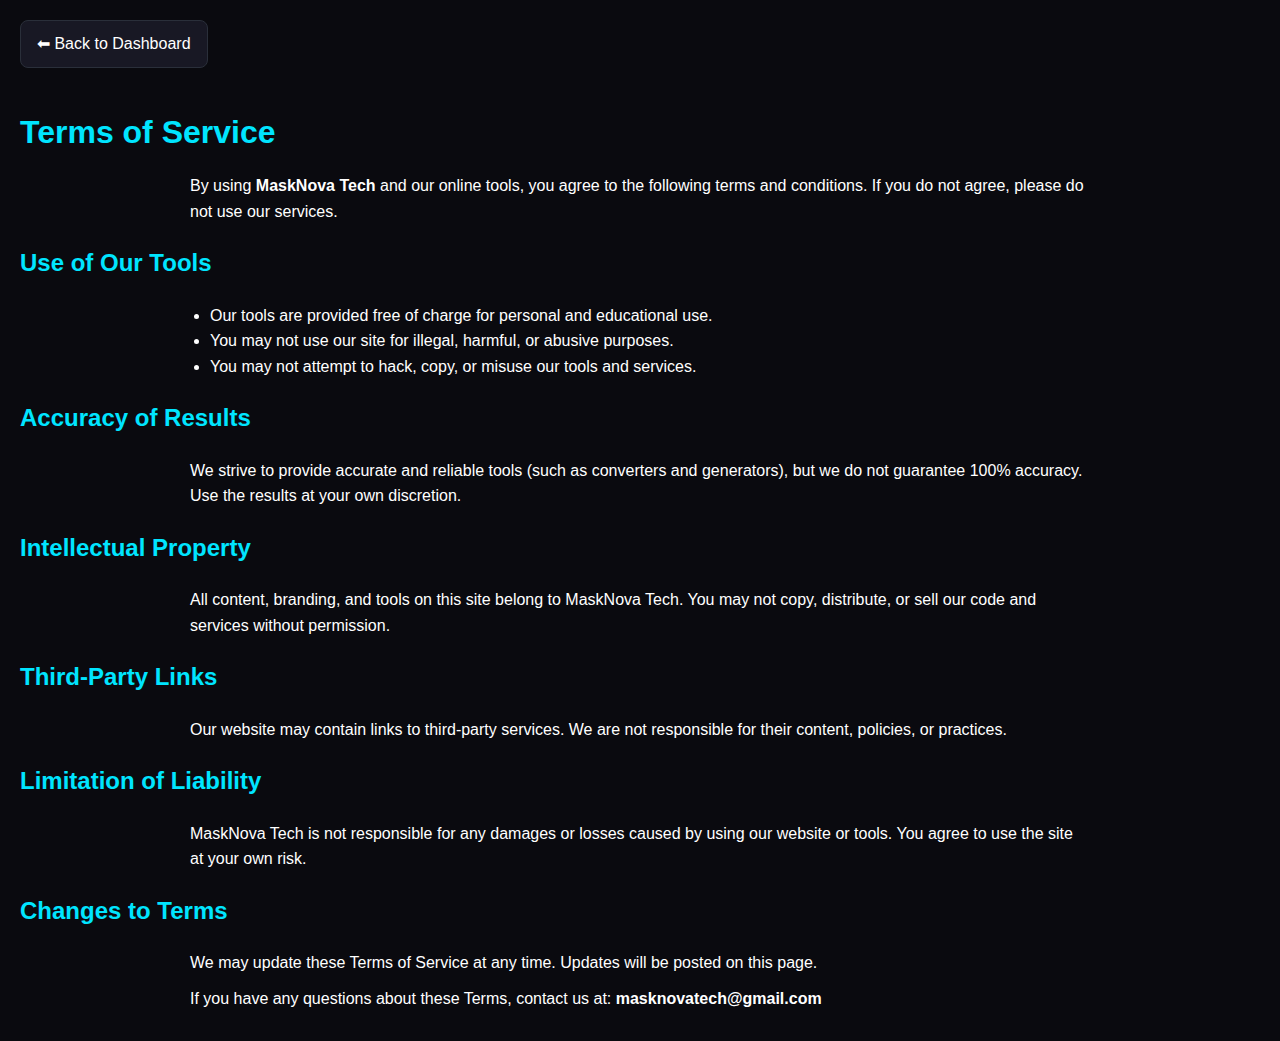
<file: terms.html>
﻿<!DOCTYPE html>
<html lang="en">
<head>
<meta charset="UTF-8">
<meta name="viewport" content="width=device-width, initial-scale=1.0">
<title>Terms of Service — MaskNova Tech</title>
<style>
  body {margin:0; font-family:sans-serif; background:#0a0a0f; color:#fff; padding:20px; line-height:1.6;}
  .back-btn {display:inline-block; margin-bottom:18px; padding:10px 16px; border-radius:8px;
    background:#181824; border:1px solid #2a2f3a; color:#fff; text-decoration:none;}
  h1 {color:#00e5ff; margin-bottom:15px;}
  h2 {color:#00e5ff; margin-top:20px;}
  p, ul {max-width:900px; margin:10px auto;}
</style>
</head>
<body>

<a href="dashboard.html" class="back-btn">⬅ Back to Dashboard</a>
<h1>Terms of Service</h1>

<p>By using <strong>MaskNova Tech</strong> and our online tools, you agree to the following terms and conditions.  
If you do not agree, please do not use our services.</p>

<h2>Use of Our Tools</h2>
<ul>
  <li>Our tools are provided free of charge for personal and educational use.</li>
  <li>You may not use our site for illegal, harmful, or abusive purposes.</li>
  <li>You may not attempt to hack, copy, or misuse our tools and services.</li>
</ul>

<h2>Accuracy of Results</h2>
<p>We strive to provide accurate and reliable tools (such as converters and generators), but we do not guarantee 100% accuracy.  
Use the results at your own discretion.</p>

<h2>Intellectual Property</h2>
<p>All content, branding, and tools on this site belong to MaskNova Tech.  
You may not copy, distribute, or sell our code and services without permission.</p>

<h2>Third-Party Links</h2>
<p>Our website may contain links to third-party services. We are not responsible for their content, policies, or practices.</p>

<h2>Limitation of Liability</h2>
<p>MaskNova Tech is not responsible for any damages or losses caused by using our website or tools.  
You agree to use the site at your own risk.</p>

<h2>Changes to Terms</h2>
<p>We may update these Terms of Service at any time. Updates will be posted on this page.</p>

<p>If you have any questions about these Terms, contact us at: <strong>masknovatech@gmail.com</strong></p>

</body>
</html>
</file>
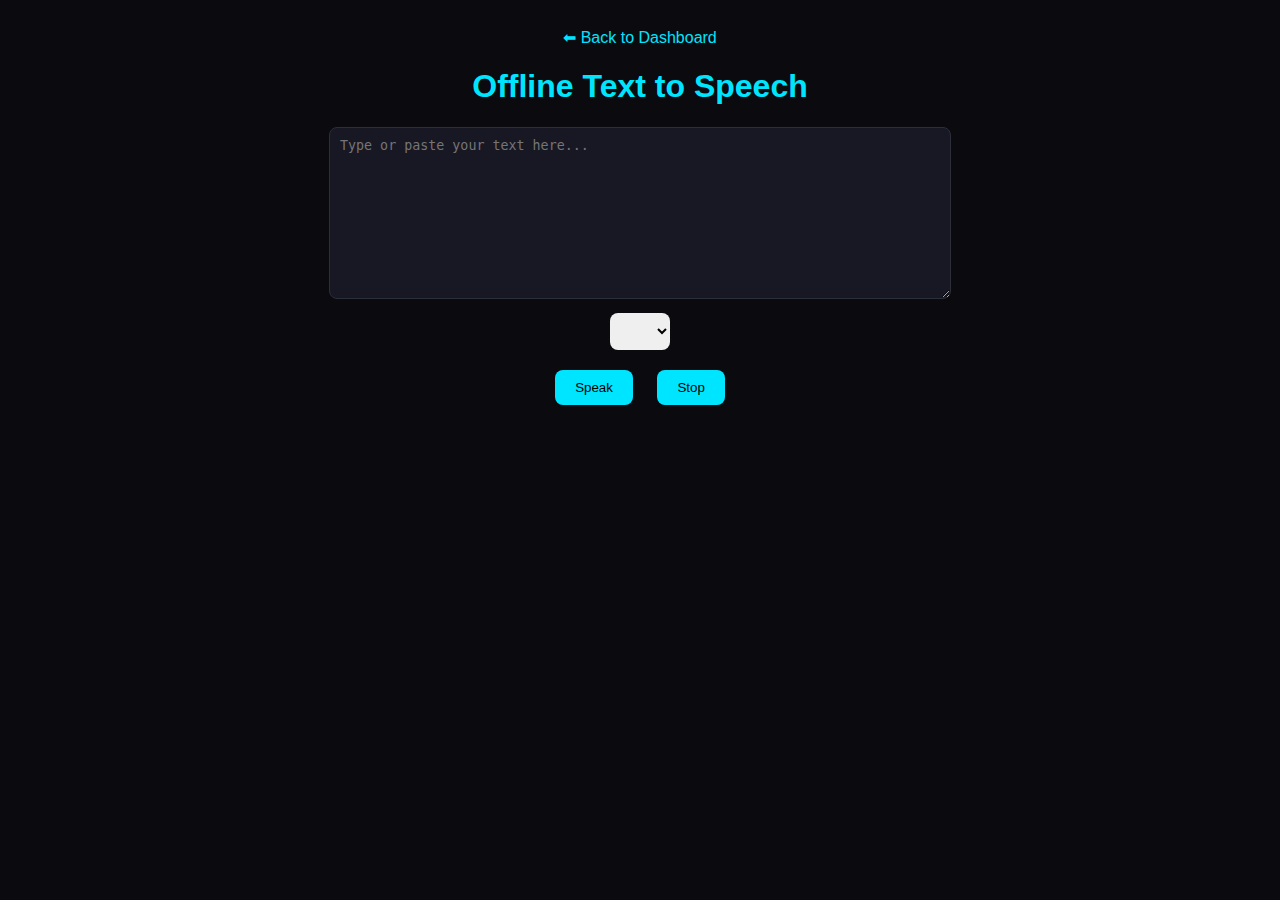
<file: tts.html>
﻿<!DOCTYPE html>
<html lang="en">
<head>
  <meta charset="UTF-8">
  <meta name="viewport" content="width=device-width, initial-scale=1.0">
  <title>Offline Text to Speech — MaskNova Tech</title>
  <style>
    body { background:#0a0a0f; color:#fff; font-family:sans-serif; padding:20px; text-align:center; }
    h1 { color:#00e5ff; }
    textarea { width:90%; max-width:600px; height:150px; padding:10px; border-radius:8px; border:1px solid #2a2f3a; background:#181824; color:#fff; }
    select, button { margin:10px; padding:10px 20px; border-radius:8px; border:none; }
    button { background:#00e5ff; color:#000; cursor:pointer; }
  </style>
</head>
<body>

<a href="dashboard.html" style="color:#00e5ff; text-decoration:none;">⬅ Back to Dashboard</a>
<h1>Offline Text to Speech</h1>

<textarea id="textInput" placeholder="Type or paste your text here..."></textarea><br>

<select id="voiceSelect"></select><br>

<button onclick="speakText()">Speak</button>
<button onclick="stopSpeech()">Stop</button>

<script>
let voices = [];

function loadVoices() {
  voices = speechSynthesis.getVoices();
  const select = document.getElementById("voiceSelect");
  select.innerHTML = "";
  voices.forEach((voice, i) => {
    const option = document.createElement("option");
    option.value = i;
    option.textContent = voice.name + " (" + voice.lang + ")";
    select.appendChild(option);
  });
}

function speakText() {
  const text = document.getElementById("textInput").value;
  if (!text) return alert("Please enter text!");
  
  const utterance = new SpeechSynthesisUtterance(text);
  const voiceIndex = document.getElementById("voiceSelect").value;
  utterance.voice = voices[voiceIndex];
  speechSynthesis.speak(utterance);
}

function stopSpeech() {
  speechSynthesis.cancel();
}

speechSynthesis.onvoiceschanged = loadVoices;
window.onload = loadVoices;
</script>

</body>
</html>
</file>
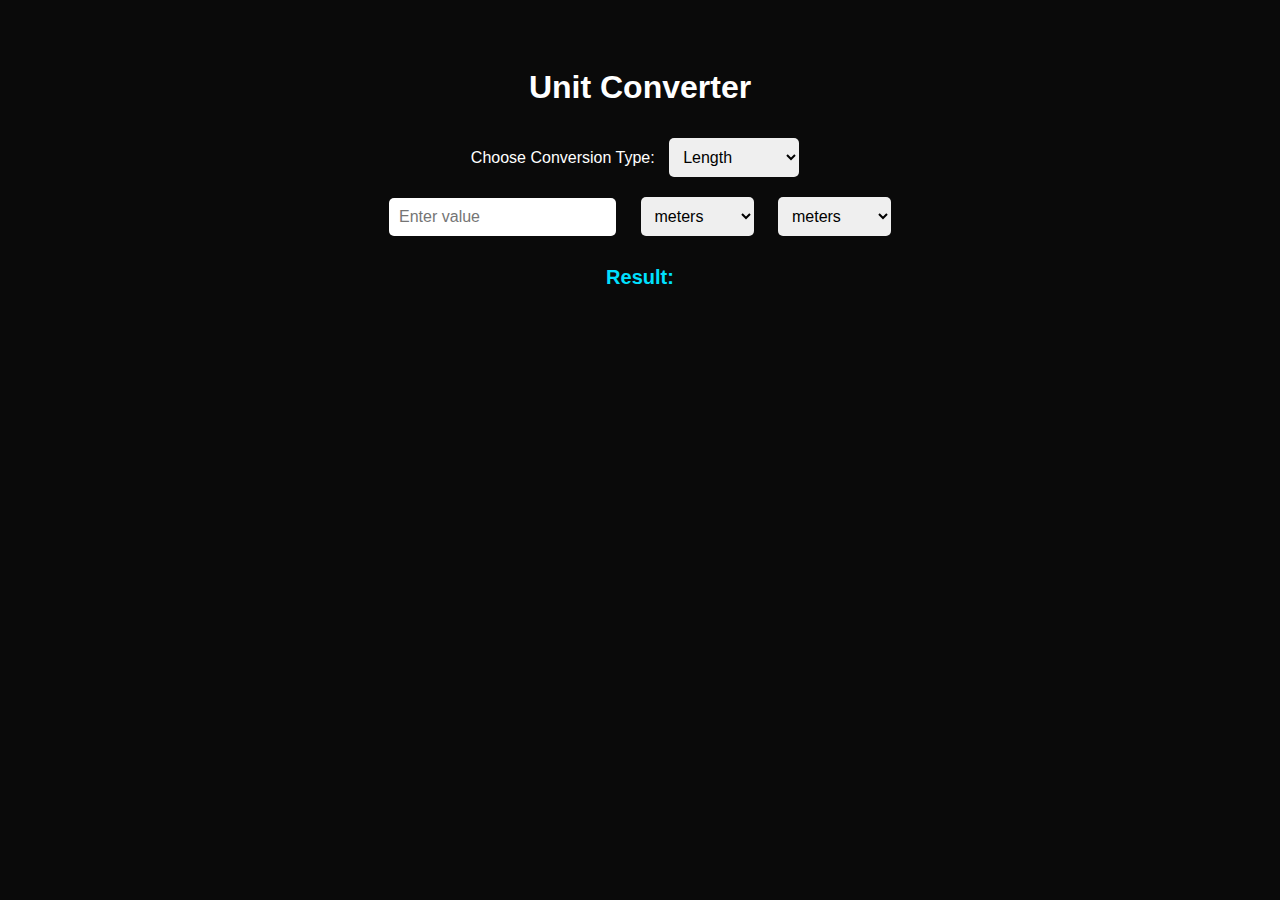
<file: Unit converter.html>
﻿<!DOCTYPE html>
<html lang="en">
<head>
  <meta charset="UTF-8">
  <meta name="viewport" content="width=device-width, initial-scale=1.0">
  <title>Unit Converter - MaskNova Tech</title>
  <style>
    body {
      background-color: #0a0a0a;
      color: #fff;
      font-family: Arial, sans-serif;
      text-align: center;
      padding: 40px;
    }
    select, input {
      padding: 10px;
      margin: 10px;
      border-radius: 5px;
      border: none;
      font-size: 16px;
    }
    .result {
      margin-top: 20px;
      font-size: 20px;
      font-weight: bold;
      color: #00e0ff;
    }
  </style>
</head>
<body>
  <h1>Unit Converter</h1>

  <label for="type">Choose Conversion Type:</label>
  <select id="type" onchange="loadUnits()">
    <option value="length">Length</option>
    <option value="weight">Weight</option>
    <option value="temperature">Temperature</option>
  </select>

  <br>

  <input type="number" id="inputValue" placeholder="Enter value">

  <select id="fromUnit"></select>
  <select id="toUnit"></select>

  <div class="result" id="result">Result: </div>

  <script>
    const units = {
      length: ["meters", "kilometers", "miles", "feet"],
      weight: ["grams", "kilograms", "pounds"],
      temperature: ["celsius", "fahrenheit", "kelvin"]
    };

    function loadUnits() {
      let type = document.getElementById("type").value;
      let from = document.getElementById("fromUnit");
      let to = document.getElementById("toUnit");

      from.innerHTML = "";
      to.innerHTML = "";

      units[type].forEach(u => {
        from.innerHTML += `<option value="${u}">${u}</option>`;
        to.innerHTML += `<option value="${u}">${u}</option>`;
      });
    }

    function convert() {
      let type = document.getElementById("type").value;
      let value = parseFloat(document.getElementById("inputValue").value);
      let from = document.getElementById("fromUnit").value;
      let to = document.getElementById("toUnit").value;
      let result = value;

      if (isNaN(value)) {
        document.getElementById("result").innerText = "Result: ";
        return;
      }

      // Length
      if (type === "length") {
        const factors = { meters: 1, kilometers: 1000, miles: 1609.34, feet: 0.3048 };
        result = value * factors[from] / factors[to];
      }

      // Weight
      if (type === "weight") {
        const factors = { grams: 1, kilograms: 1000, pounds: 453.592 };
        result = value * factors[from] / factors[to];
      }

      // Temperature
      if (type === "temperature") {
        if (from === "celsius") {
          if (to === "fahrenheit") result = (value * 9/5) + 32;
          if (to === "kelvin") result = value + 273.15;
        }
        if (from === "fahrenheit") {
          if (to === "celsius") result = (value - 32) * 5/9;
          if (to === "kelvin") result = ((value - 32) * 5/9) + 273.15;
        }
        if (from === "kelvin") {
          if (to === "celsius") result = value - 273.15;
          if (to === "fahrenheit") result = ((value - 273.15) * 9/5) + 32;
        }
      }

      document.getElementById("result").innerText = "Result: " + result.toFixed(2) + " " + to;
    }

    document.getElementById("inputValue").addEventListener("input", convert);
    document.getElementById("fromUnit").addEventListener("change", convert);
    document.getElementById("toUnit").addEventListener("change", convert);

    // Load default
    loadUnits();
  </script>
</body>
</html>
</file>
<file: style.css>
﻿/* General Reset */
* {
  margin: 0;
  padding: 0;
  box-sizing: border-box;
}

body {
  font-family: Arial, sans-serif;
  background: #0a0f2c;
  color: white;
  height: 100vh;
  display: flex;
  justify-content: center;
  align-items: center;
}

/* Splash screen */
#splash {
  position: fixed;
  top: 0; left: 0;
  width: 100%; height: 100%;
  background: #0a0f2c;
  display: flex;
  justify-content: center;
  align-items: center;
  flex-direction: column;
}

.mask-logo {
  width: 150px;
  animation: glow 2s infinite alternate;
}

.laser {
  width: 200px;
  height: 2px;
  background: cyan;
  margin-top: 20px;
  animation: laser 2s infinite linear;
}

@keyframes glow {
  from { filter: drop-shadow(0 0 10px cyan); }
  to { filter: drop-shadow(0 0 30px cyan); }
}

@keyframes laser {
  0% { transform: scaleX(0); opacity: 0.5; }
  50% { transform: scaleX(1); opacity: 1; }
  100% { transform: scaleX(0); opacity: 0.5; }
}

/* Sign In Page */
#signin {
  text-align: center;
}

.hidden { display: none; }

.glow-text {
  font-size: 2.5rem;
  color: cyan;
  text-shadow: 0 0 10px cyan, 0 0 20px cyan;
  margin-bottom: 20px;
}

.google-btn {
  background: white;
  color: #333;
  border: none;
  padding: 12px 24px;
  border-radius: 8px;
  font-size: 1rem;
  cursor: pointer;
  box-shadow: 0 0 10px rgba(0,255,255,0.6);
  transition: transform 0.2s;
}

.google-btn:hover {
  transform: scale(1.05);
}
</file>
